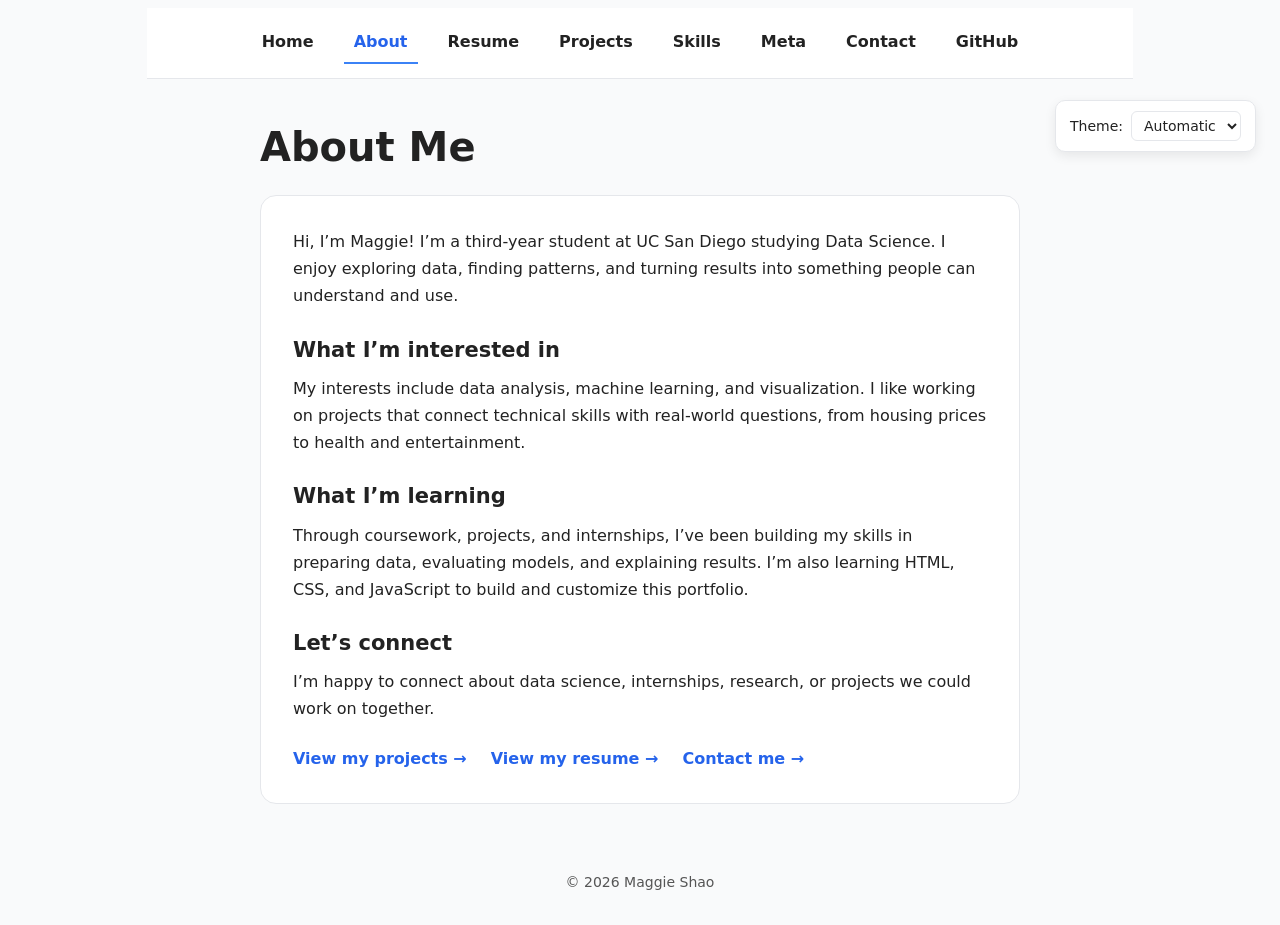
<file: about.html>
<!DOCTYPE html>
<html lang="en">
<head>
  <meta charset="UTF-8" />
  <meta name="viewport" content="width=device-width, initial-scale=1.0" />

  <title>About | Maggie Shao</title>

  <link rel="stylesheet" href="style.css" />

  <style>
    /* ===== ABOUT PAGE ===== */

    .about-page {
      color: var(--color-text);
      background: var(--color-page);
    }

    .about-page main {
      max-width: 800px;
      margin: 0 auto;
      padding: 44px 20px;
    }

    .about-page h1 {
      margin: 0 0 24px;
      font-size: clamp(30px, 5vw, 40px);
    }

    .about-page .about-card {
      padding: 32px;
      background: var(--color-surface);
      border: 1px solid var(--color-border);
      border-radius: 16px;
    }

    .about-page h2 {
      margin: 28px 0 12px;
      font-size: 21px;
    }

    .about-page p {
      margin: 0 0 16px;
      line-height: 1.7;
    }

    .about-page .page-links {
      display: flex;
      flex-wrap: wrap;
      gap: 12px 24px;
      margin-top: 24px;
    }

    .about-page .page-links a {
      color: var(--color-accent-dark);
      font-weight: 600;
      text-decoration: none;
    }

    .about-page .page-links a:hover {
      text-decoration: underline;
    }

    .about-page a:focus-visible {
      outline: 2px solid var(--color-accent);
      outline-offset: 4px;
    }

    .about-page footer {
      padding: 24px 20px;
      text-align: center;
      color: var(--color-muted);
      font-size: 14px;
    }

    @media (max-width: 600px) {
      .about-page main {
        padding: 28px 16px;
      }

      .about-page .about-card {
        padding: 22px;
      }
    }
  </style>
</head>

<body class="about-page">

  <!-- Navigation and theme switcher generated by global.js -->

  <main>
    <h1>About Me</h1>

    <div class="about-card">
      <p>
        Hi, I’m Maggie! I’m a third-year student at UC San Diego
        studying Data Science. I enjoy exploring data, finding
        patterns, and turning results into something people
        can understand and use.
      </p>

      <h2>What I’m interested in</h2>
      <p>
        My interests include data analysis, machine learning,
        and visualization. I like working on projects that
        connect technical skills with real-world questions,
        from housing prices to health and entertainment.
      </p>

      <h2>What I’m learning</h2>
      <p>
        Through coursework, projects, and internships, I’ve
        been building my skills in preparing data, evaluating
        models, and explaining results. I’m also learning
        HTML, CSS, and JavaScript to build and customize
        this portfolio.
      </p>

      <h2>Let’s connect</h2>
      <p>
        I’m happy to connect about data science, internships,
        research, or projects we could work on together.
      </p>

      <div class="page-links">
        <a href="projects.html">View my projects →</a>
        <a href="resume.html">View my resume →</a>
        <a href="contact.html">Contact me →</a>
      </div>
    </div>
  </main>

  <footer>
    © 2026 Maggie Shao
  </footer>

  <!-- ===== LAB 3: GLOBAL JAVASCRIPT ===== -->
  <script type="module" src="global.js"></script>

</body>
</html>
</file>
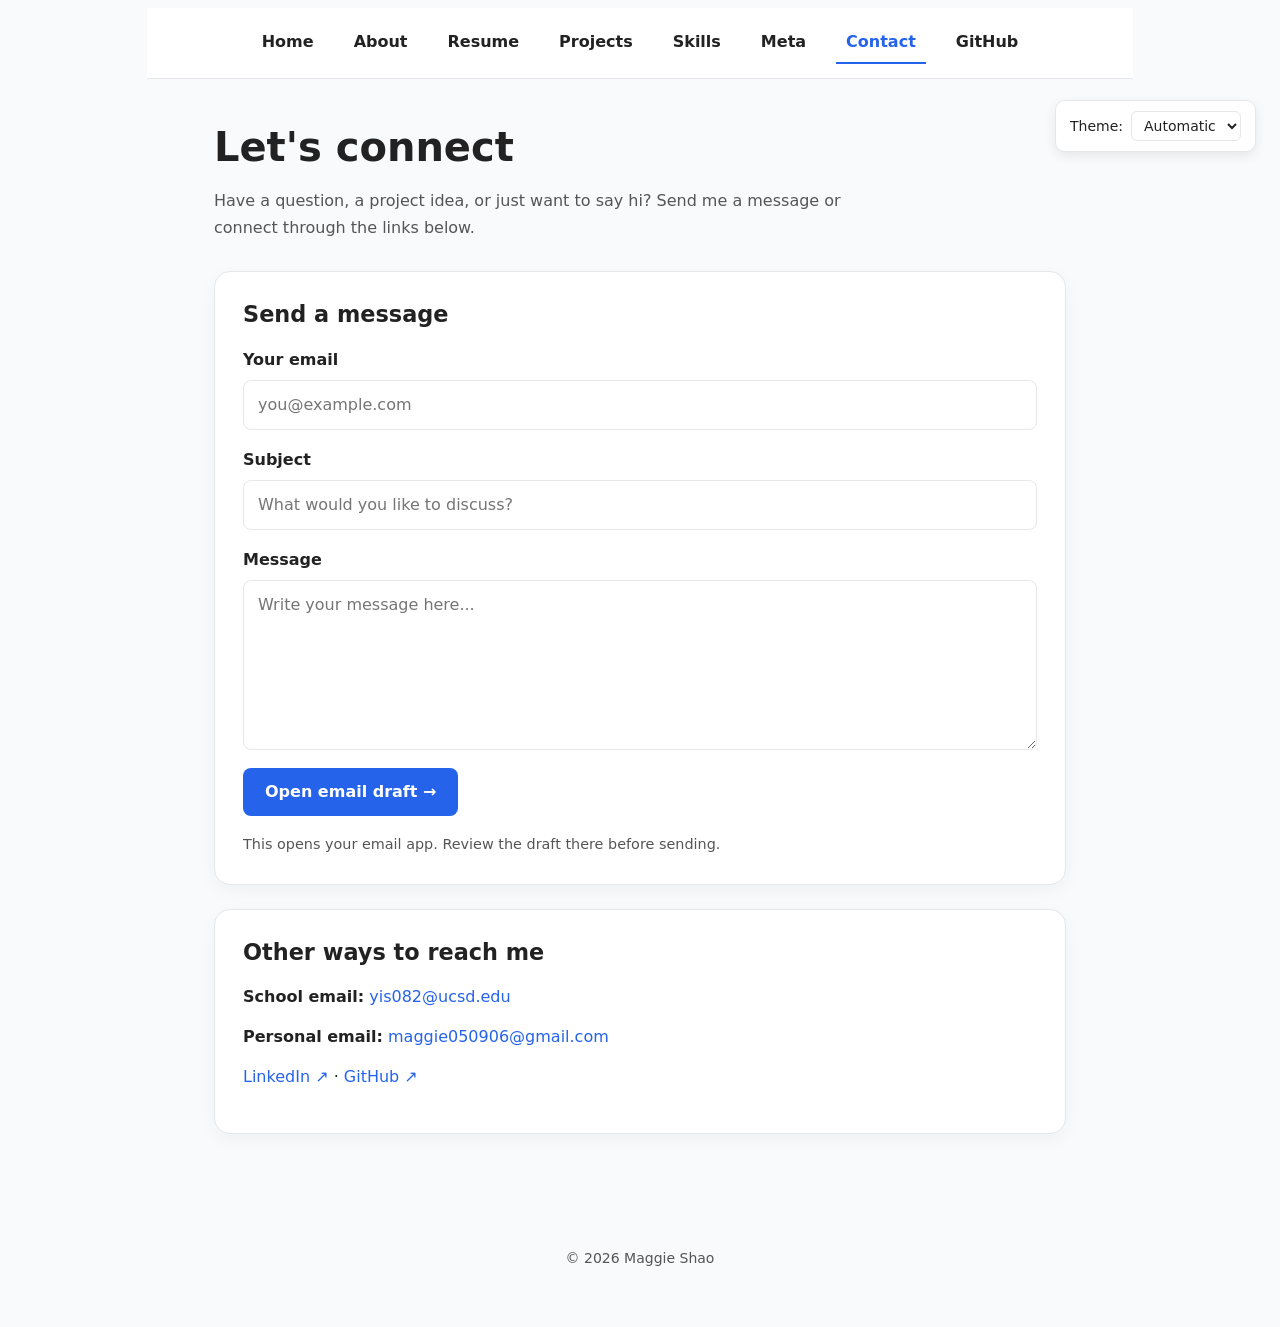
<file: contact.html>
<!DOCTYPE html>
<html lang="en">
<head>
  <meta charset="UTF-8" />
  <meta name="viewport"
        content="width=device-width, initial-scale=1.0" />

  <title>Contact | Maggie Shao</title>

  <link rel="stylesheet" href="style.css" />

  <style>
    /* ===== CONTACT PAGE ===== */

    .contact-page {
      --color-accent: #2563eb;

      font: 100%/1.5 system-ui, sans-serif;
      color: var(--color-text);
      background: var(--color-page);
    }

    /* ===== MAIN LAYOUT ===== */

    .contact-page main {
      max-width: 900px;
      margin-inline: auto;
      padding: 44px 24px;
    }

    .contact-page h1 {
      font-size: clamp(2rem, 5vw, 2.5rem);
      line-height: 1.2;
      text-wrap: balance;
      margin: 0 0 14px;
    }

    .contact-page h2 {
      font-size: 1.4rem;
      line-height: 1.3;
      text-wrap: balance;
      margin-top: 0;
      color: var(--color-text);
    }

    .contact-page section > p {
      max-width: 65ch;
      color: var(--color-muted);
      line-height: 1.7;
      margin-bottom: 30px;
    }

    /* ===== CONTACT BOXES ===== */

    .contact-page .contact-box {
      background: var(--color-surface);
      border: 1px solid var(--color-border);
      border-radius: 16px;
      padding: 28px;
      margin-bottom: 24px;

      box-shadow: 0 6px 20px
        rgba(0, 0, 0, 0.04);
    }

    /* ===== FORM GRID ===== */

    .contact-page form {
      display: grid;
      grid-template-columns: minmax(0, 1fr);
      gap: 18px;
    }

    /* ===== LABEL SUBGRID ===== */

    .contact-page form label {
      display: grid;
      grid-template-columns: subgrid;
      grid-column: 1 / -1;
      gap: 8px;
      font-weight: 600;
      color: var(--color-text);
    }

    /* ===== FORM INPUTS ===== */

    .contact-page input,
    .contact-page textarea {
      box-sizing: border-box;
      width: 100%;
      min-width: 0;

      padding: 12px 14px;

      font: inherit;
      font-weight: 400;

      color: var(--color-text);
      background: var(--color-surface);

      border: 1px solid var(--color-border);
      border-radius: 8px;
    }

    .contact-page textarea {
      resize: vertical;
      min-height: 140px;
    }

    .contact-page input:focus,
    .contact-page textarea:focus {
      outline: 2px solid var(--color-accent);
      outline-offset: 2px;
      border-color: var(--color-accent);
    }

    /* ===== SUBMIT BUTTON ===== */

    .contact-page button {
      justify-self: start;
      padding: 12px 22px;

      font: inherit;
      font-weight: 600;

      color: white;
      background: var(--color-accent);

      border: none;
      border-radius: 8px;

      cursor: pointer;

      transition:
        background 0.2s,
        transform 0.2s;
    }

    .contact-page button:hover {
      background: #1d4ed8;
      transform: translateY(-2px);
    }

    .contact-page button:focus-visible {
      outline: 2px solid var(--color-accent);
      outline-offset: 4px;
    }

    /* ===== FORM NOTE ===== */

    .contact-page .form-note {
      margin: 0;
      font-size: 0.9rem;
      color: var(--color-muted);
    }

    /* ===== CONTACT LINKS ===== */

    .contact-page .contact-box a {
      color: var(--color-accent-dark);
      text-decoration: none;
      overflow-wrap: anywhere;
    }

    .contact-page .contact-box a:hover {
      text-decoration: underline;
    }

    /* ===== FOOTER ===== */

    .contact-page footer {
      text-align: center;
      padding: 24px 20px 36px;
      color: var(--color-muted);
      font-size: 14px;
    }

    /* ===== RESPONSIVE ===== */

    @media (max-width: 600px) {
      .contact-page main {
        padding: 30px 16px;
      }

      .contact-page .contact-box {
        padding: 20px;
      }

      .contact-page button {
        width: 100%;
        justify-self: stretch;
      }
    }

  </style>
</head>

<body class="contact-page">

  <!-- Navigation and theme switcher generated by global.js -->

  <!-- ===== MAIN CONTENT ===== -->

  <main>

    <section>

      <h1>Let's connect</h1>

      <p>
        Have a question, a project idea, or just want
        to say hi? Send me a message or connect
        through the links below.
      </p>

      <!-- ===== CONTACT FORM ===== -->

      <div class="contact-box">

        <h2>Send a message</h2>

        <form
          action="mailto:yis082@ucsd.edu"
          method="POST"
          enctype="text/plain"
        >

          <label>
            Your email

            <input
              type="email"
              name="email"
              placeholder="you@example.com"
              autocomplete="email"
              required
            />
          </label>

          <label>
            Subject

            <input
              type="text"
              name="subject"
              placeholder="What would you like to discuss?"
              required
            />
          </label>

          <label>
            Message

            <textarea
              name="body"
              rows="6"
              placeholder="Write your message here..."
              required
            ></textarea>
          </label>

          <button type="submit">
            Open email draft →
          </button>

          <p class="form-note">
            This opens your email app.
            Review the draft there before sending.
          </p>

        </form>

      </div>

      <!-- ===== OTHER CONTACT METHODS ===== -->

      <div class="contact-box">

        <h2>Other ways to reach me</h2>

        <p>
          <strong>School email:</strong>

          <a href="mailto:yis082@ucsd.edu">
            yis082@ucsd.edu
          </a>
        </p>

        <p>
          <strong>Personal email:</strong>

          <a href="mailto:maggie050906@gmail.com">
            maggie050906@gmail.com
          </a>
        </p>

        <p>
          <a
            href="https://www.linkedin.com/in/maggie--shao"
            target="_blank"
            rel="noopener noreferrer"
          >
            LinkedIn ↗
          </a>

          ·

          <a
            href="https://github.com/MaggieShao596"
            target="_blank"
            rel="noopener noreferrer"
          >
            GitHub ↗
          </a>
        </p>

      </div>

    </section>

  </main>

  <!-- ===== FOOTER ===== -->

  <footer>
    <p>© 2026 Maggie Shao</p>
  </footer>

  <!-- ===== LAB 3: GLOBAL JAVASCRIPT ===== -->

  <script type="module" src="global.js"></script>

</body>
</html>
</file>
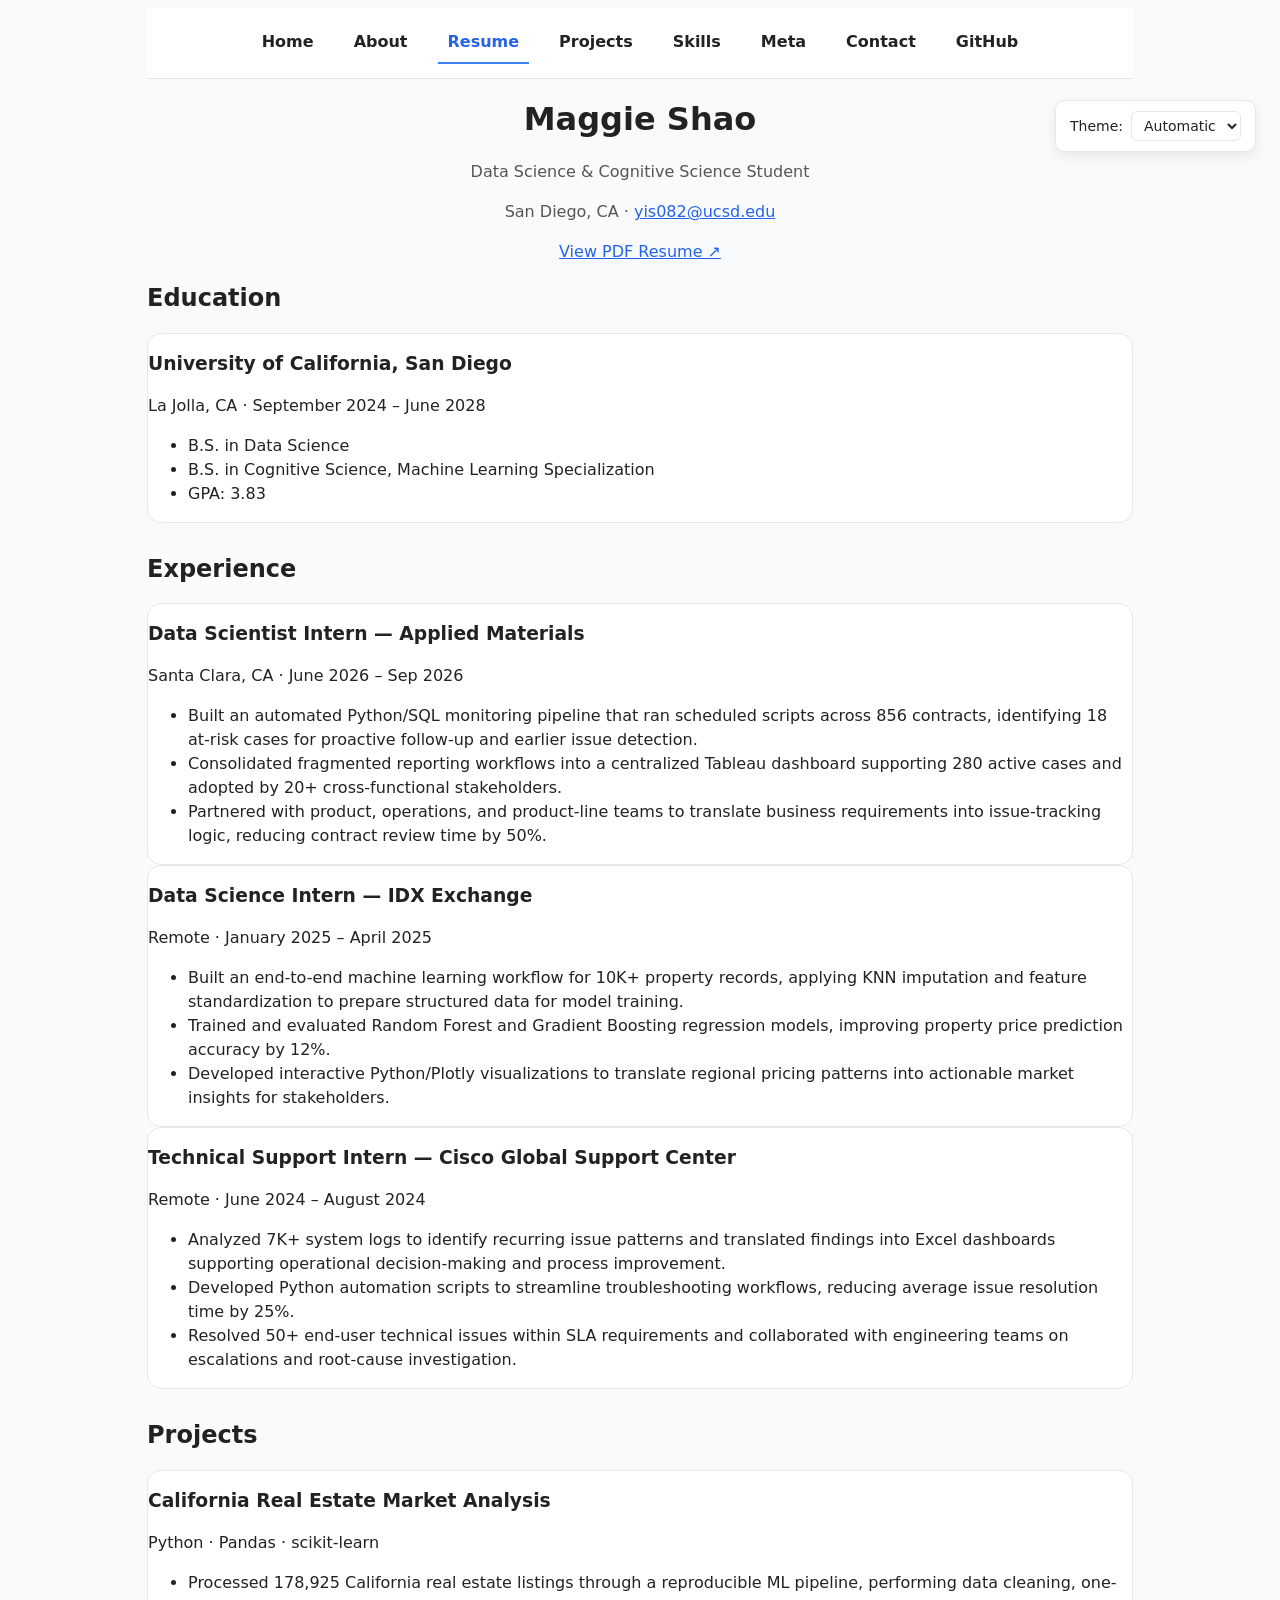
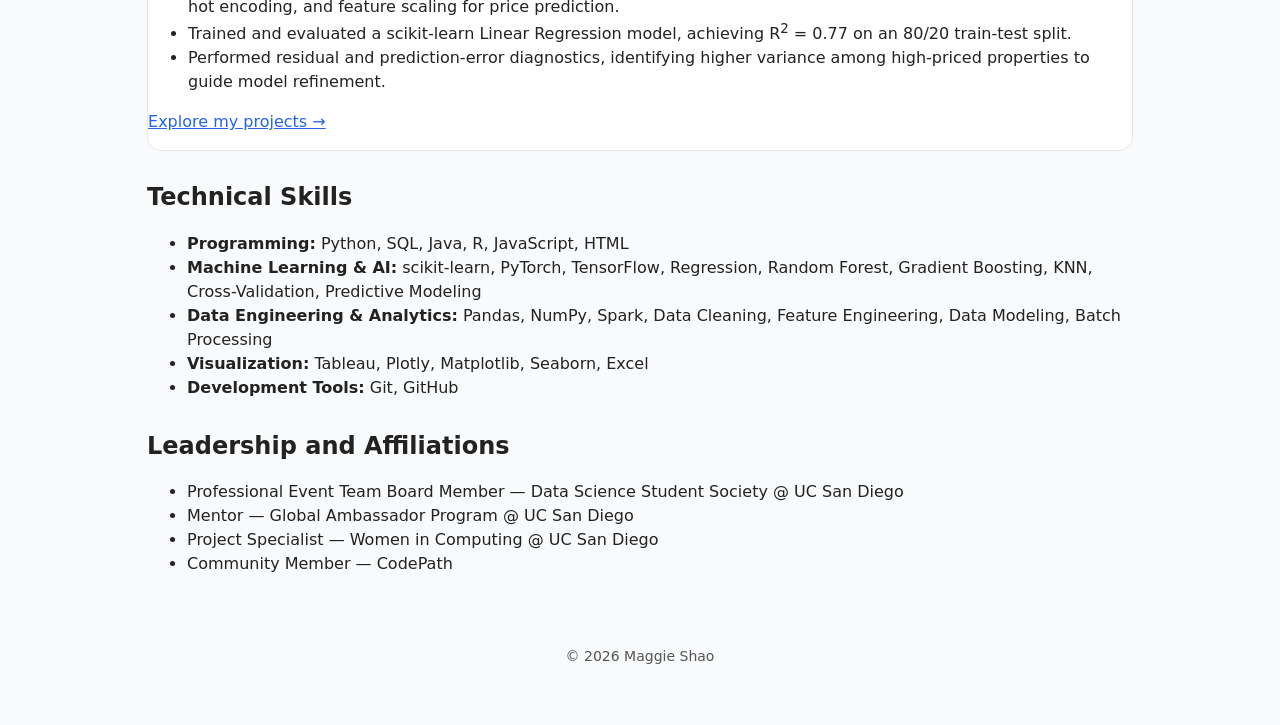
<file: resume.html>
<!DOCTYPE html>
<html lang="en">
<head>
  <meta charset="UTF-8" />
  <meta name="viewport" content="width=device-width, initial-scale=1.0" />

  <title>Resume | Maggie Shao</title>

  <link rel="stylesheet" href="style.css" />
</head>

<body class="resume-page">

  <!-- Navigation and theme switcher generated by global.js -->

  <main>

    <!-- ===== RESUME HEADER ===== -->
    <header class="header">
      <h1>Maggie Shao</h1>
      <p>Data Science &amp; Cognitive Science Student</p>

      <p>
        San Diego, CA ·
        <a href="mailto:yis082@ucsd.edu">yis082@ucsd.edu</a>
      </p>

      <p>
        <a
          href="Maggie_Shao_Resume.pdf"
          target="_blank"
          rel="noopener noreferrer"
        >
          View PDF Resume ↗
        </a>
      </p>
    </header>

    <!-- ===== EDUCATION ===== -->
    <section aria-labelledby="education-heading">
      <h2 id="education-heading">Education</h2>

      <article>
        <h3>University of California, San Diego</h3>

        <p>
          La Jolla, CA ·
          <time datetime="2024-09">September 2024</time> –
          <time datetime="2028-06">June 2028</time>
        </p>

        <ul>
          <li>B.S. in Data Science</li>
          <li>
            B.S. in Cognitive Science,
            Machine Learning Specialization
          </li>
          <li>GPA: 3.83</li>
        </ul>
      </article>
    </section>

    <!-- ===== EXPERIENCE ===== -->
    <section aria-labelledby="experience-heading">
      <h2 id="experience-heading">Experience</h2>

      <article>
        <h3>Data Scientist Intern — Applied Materials</h3>

        <p>
          Santa Clara, CA ·
          <time datetime="2026-06">June 2026</time> –
          <time datetime="2026-09">Sep 2026</time>
        </p>

        <ul>
          <li>
            Built an automated Python/SQL monitoring pipeline
            that ran scheduled scripts across 856 contracts,
            identifying 18 at-risk cases for proactive follow-up
            and earlier issue detection.
          </li>

          <li>
            Consolidated fragmented reporting workflows into
            a centralized Tableau dashboard supporting 280
            active cases and adopted by 20+ cross-functional
            stakeholders.
          </li>

          <li>
            Partnered with product, operations, and product-line
            teams to translate business requirements into
            issue-tracking logic, reducing contract review
            time by 50%.
          </li>
        </ul>
      </article>

      <article>
        <h3>Data Science Intern — IDX Exchange</h3>

        <p>
          Remote ·
          <time datetime="2025-01">January 2025</time> –
          <time datetime="2025-04">April 2025</time>
        </p>

        <ul>
          <li>
            Built an end-to-end machine learning workflow for
            10K+ property records, applying KNN imputation and
            feature standardization to prepare structured data
            for model training.
          </li>

          <li>
            Trained and evaluated Random Forest and Gradient
            Boosting regression models, improving property
            price prediction accuracy by 12%.
          </li>

          <li>
            Developed interactive Python/Plotly visualizations
            to translate regional pricing patterns into
            actionable market insights for stakeholders.
          </li>
        </ul>
      </article>

      <article>
        <h3>Technical Support Intern — Cisco Global Support Center</h3>

        <p>
          Remote ·
          <time datetime="2024-06">June 2024</time> –
          <time datetime="2024-08">August 2024</time>
        </p>

        <ul>
          <li>
            Analyzed 7K+ system logs to identify recurring
            issue patterns and translated findings into Excel
            dashboards supporting operational decision-making
            and process improvement.
          </li>

          <li>
            Developed Python automation scripts to streamline
            troubleshooting workflows, reducing average issue
            resolution time by 25%.
          </li>

          <li>
            Resolved 50+ end-user technical issues within SLA
            requirements and collaborated with engineering
            teams on escalations and root-cause investigation.
          </li>
        </ul>
      </article>
    </section>

    <!-- ===== PROJECTS ===== -->
    <section aria-labelledby="projects-heading">
      <h2 id="projects-heading">Projects</h2>

      <article>
        <h3>California Real Estate Market Analysis</h3>

        <p>Python · Pandas · scikit-learn</p>

        <ul>
          <li>
            Processed 178,925 California real estate listings
            through a reproducible ML pipeline, performing
            data cleaning, one-hot encoding, and feature
            scaling for price prediction.
          </li>

          <li>
            Trained and evaluated a scikit-learn Linear
            Regression model, achieving R<sup>2</sup> = 0.77
            on an 80/20 train-test split.
          </li>

          <li>
            Performed residual and prediction-error diagnostics,
            identifying higher variance among high-priced
            properties to guide model refinement.
          </li>
        </ul>

        <p>
          <a href="projects.html">Explore my projects →</a>
        </p>
      </article>
    </section>

    <!-- ===== TECHNICAL SKILLS ===== -->
    <section aria-labelledby="skills-heading">
      <h2 id="skills-heading">Technical Skills</h2>

      <ul>
        <li>
          <strong>Programming:</strong>
          Python, SQL, Java, R, JavaScript, HTML
        </li>

        <li>
          <strong>Machine Learning &amp; AI:</strong>
          scikit-learn, PyTorch, TensorFlow, Regression,
          Random Forest, Gradient Boosting, KNN,
          Cross-Validation, Predictive Modeling
        </li>

        <li>
          <strong>Data Engineering &amp; Analytics:</strong>
          Pandas, NumPy, Spark, Data Cleaning,
          Feature Engineering, Data Modeling, Batch Processing
        </li>

        <li>
          <strong>Visualization:</strong>
          Tableau, Plotly, Matplotlib, Seaborn, Excel
        </li>

        <li>
          <strong>Development Tools:</strong>
          Git, GitHub
        </li>
      </ul>
    </section>

    <!-- ===== LEADERSHIP ===== -->
    <section aria-labelledby="leadership-heading">
      <h2 id="leadership-heading">Leadership and Affiliations</h2>

      <ul>
        <li>
          Professional Event Team Board Member —
          Data Science Student Society @ UC San Diego
        </li>

        <li>
          Mentor — Global Ambassador Program @ UC San Diego
        </li>

        <li>
          Project Specialist — Women in Computing @ UC San Diego
        </li>

        <li>Community Member — CodePath</li>
      </ul>
    </section>

  </main>

  <!-- ===== FOOTER ===== -->
  <footer>
    <p>© 2026 Maggie Shao</p>
  </footer>

  <!-- ===== LAB 3: GLOBAL JAVASCRIPT ===== -->
  <script type="module" src="global.js"></script>

</body>
</html>
</file>
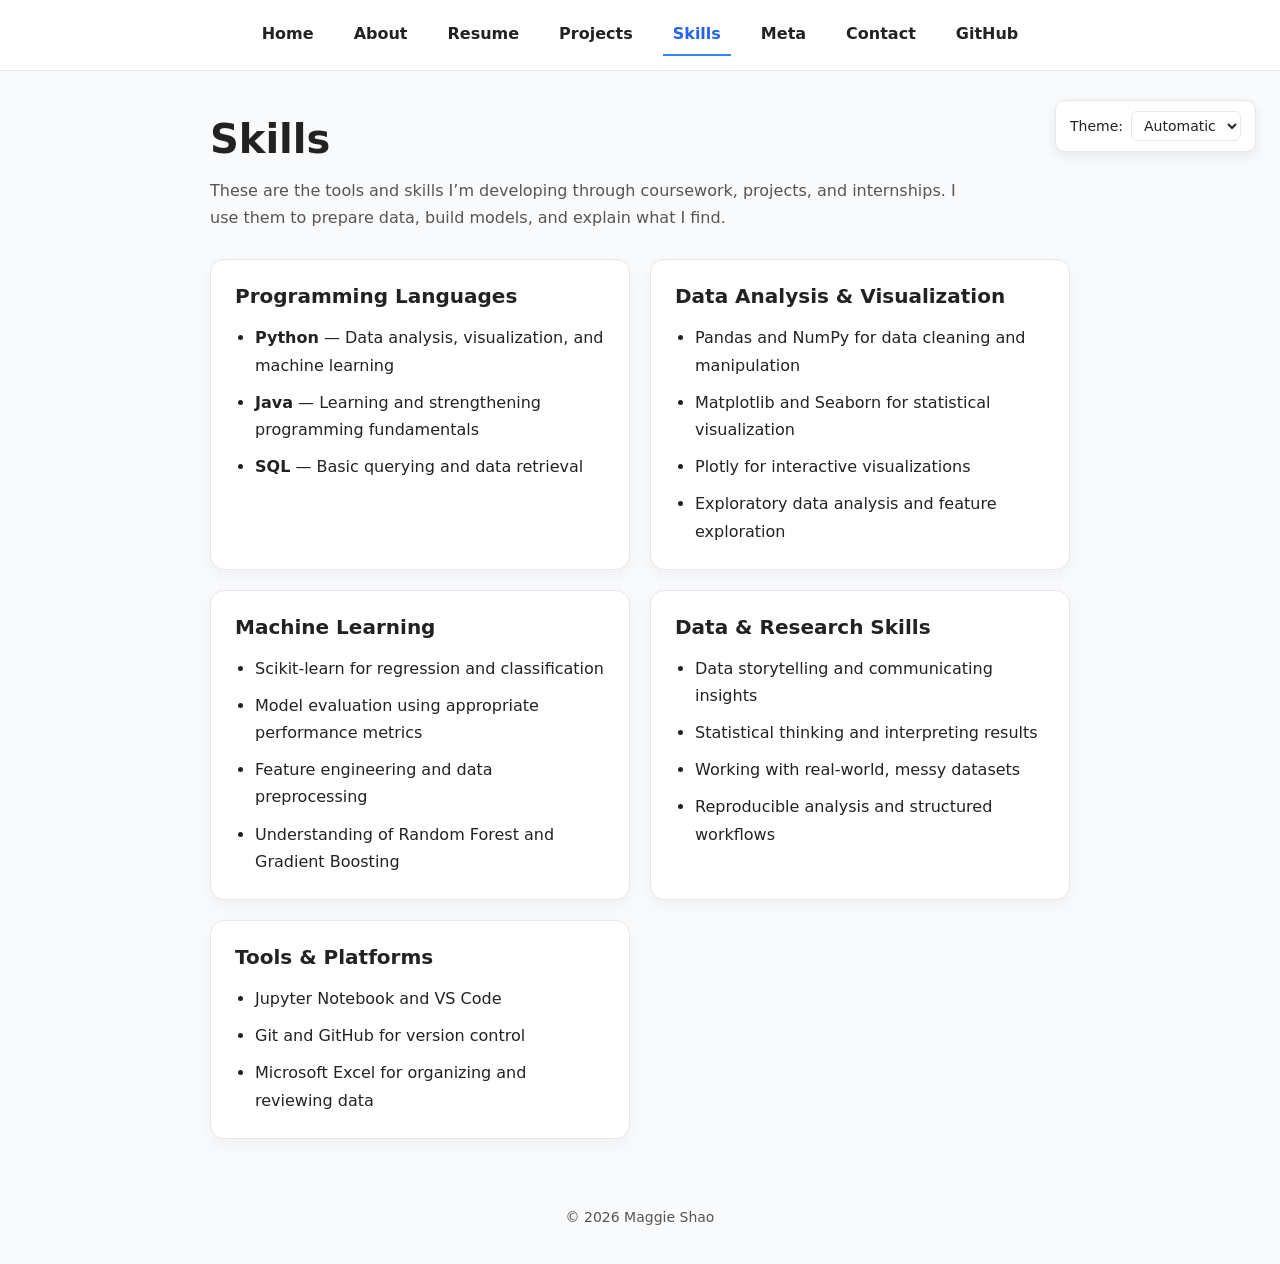
<file: skills.html>
<!DOCTYPE html>
<html lang="en">
<head>
  <meta charset="UTF-8" />
  <meta name="viewport" content="width=device-width, initial-scale=1.0" />

  <title>Skills | Maggie Shao</title>

  <link rel="stylesheet" href="style.css" />

  <style>
    /* ===== SKILLS PAGE ===== */

    .skills-page {
      margin: 0;
      padding: 0;
      font: 100%/1.5 system-ui;
      color: var(--color-text);
      background: var(--color-page);
    }

    /* ===== MAIN CONTENT ===== */

    .skills-page main {
      max-width: 900px;
      margin: 0 auto;
      padding: 44px 20px;
    }

    .skills-page h1 {
      margin: 0 0 14px;
      font-size: clamp(30px, 5vw, 40px);
    }

    .skills-page .intro {
      max-width: 760px;
      margin: 0;
      color: var(--color-muted);
      line-height: 1.7;
    }

    /* ===== SKILLS GRID ===== */

    .skills-page .skills-grid {
      display: grid;
      grid-template-columns: repeat(
        auto-fit,
        minmax(min(100%, 300px), 1fr)
      );
      gap: 20px;
      margin-top: 28px;
    }

    /* ===== SKILLS CARDS ===== */

    .skills-page .skills-category {
      min-width: 0;
      padding: 24px;
      background: var(--color-surface);
      border: 1px solid var(--color-border);
      border-radius: 14px;
      box-shadow: 0 6px 18px rgba(0, 0, 0, 0.04);
    }

    /* ===== HEADINGS ===== */

    .skills-page h2 {
      margin: 0 0 16px;
      font-size: 20px;
      color: var(--color-text);
    }

    /* ===== LISTS ===== */

    .skills-page ul {
      margin: 0;
      padding-left: 20px;
    }

    .skills-page li {
      margin-bottom: 10px;
      line-height: 1.7;
    }

    .skills-page li:last-child {
      margin-bottom: 0;
    }

    /* ===== ACCESSIBILITY ===== */

    .skills-page a:focus-visible {
      outline: 2px solid var(--color-accent);
      outline-offset: 4px;
    }

    /* ===== FOOTER ===== */

    .skills-page footer {
      padding: 24px 20px 36px;
      text-align: center;
      color: var(--color-muted);
      font-size: 14px;
    }

    /* ===== RESPONSIVE DESIGN ===== */

    @media (max-width: 600px) {
      .skills-page main {
        padding: 28px 16px;
      }

      .skills-page .skills-category {
        padding: 20px;
      }
    }
  </style>
</head>

<body class="skills-page">

  <!-- Navigation and theme switcher generated by global.js -->

  <!-- ===== MAIN CONTENT ===== -->

  <main>
    <h1>Skills</h1>

    <p class="intro">
      These are the tools and skills I’m developing through
      coursework, projects, and internships. I use them to
      prepare data, build models, and explain what I find.
    </p>

    <div class="skills-grid">

      <!-- ===== PROGRAMMING LANGUAGES ===== -->

      <article class="skills-category">
        <h2>Programming Languages</h2>

        <ul>
          <li>
            <strong>Python</strong> —
            Data analysis, visualization, and machine learning
          </li>

          <li>
            <strong>Java</strong> —
            Learning and strengthening programming fundamentals
          </li>

          <li>
            <strong>SQL</strong> —
            Basic querying and data retrieval
          </li>
        </ul>
      </article>

      <!-- ===== DATA ANALYSIS ===== -->

      <article class="skills-category">
        <h2>Data Analysis &amp; Visualization</h2>

        <ul>
          <li>
            Pandas and NumPy for data cleaning and manipulation
          </li>

          <li>
            Matplotlib and Seaborn for statistical visualization
          </li>

          <li>
            Plotly for interactive visualizations
          </li>

          <li>
            Exploratory data analysis and feature exploration
          </li>
        </ul>
      </article>

      <!-- ===== MACHINE LEARNING ===== -->

      <article class="skills-category">
        <h2>Machine Learning</h2>

        <ul>
          <li>
            Scikit-learn for regression and classification
          </li>

          <li>
            Model evaluation using appropriate performance metrics
          </li>

          <li>
            Feature engineering and data preprocessing
          </li>

          <li>
            Understanding of Random Forest and Gradient Boosting
          </li>
        </ul>
      </article>

      <!-- ===== DATA AND RESEARCH ===== -->

      <article class="skills-category">
        <h2>Data &amp; Research Skills</h2>

        <ul>
          <li>
            Data storytelling and communicating insights
          </li>

          <li>
            Statistical thinking and interpreting results
          </li>

          <li>
            Working with real-world, messy datasets
          </li>

          <li>
            Reproducible analysis and structured workflows
          </li>
        </ul>
      </article>

      <!-- ===== TOOLS AND PLATFORMS ===== -->

      <article class="skills-category">
        <h2>Tools &amp; Platforms</h2>

        <ul>
          <li>
            Jupyter Notebook and VS Code
          </li>

          <li>
            Git and GitHub for version control
          </li>

          <li>
            Microsoft Excel for organizing and reviewing data
          </li>
        </ul>
      </article>

    </div>
  </main>

  <!-- ===== FOOTER ===== -->

  <footer>
    © 2026 Maggie Shao
  </footer>

  <!-- ===== LAB 3: GLOBAL JAVASCRIPT ===== -->

  <script type="module" src="global.js"></script>

</body>
</html>
</file>
<file: style.css>
/* =========================================
   GLOBAL THEME & COLORS
========================================= */

:root {
  color-scheme: light dark;

  --color-accent: #3b82f6;
  --color-accent-dark: light-dark(#2563eb, #93c5fd);

  --color-text: light-dark(#222222, #e5e7eb);
  --color-muted: light-dark(#555555, #9ca3af);
  --color-border: light-dark(#e5e7eb, #374151);
  --color-surface: light-dark(#ffffff, #1f2937);
  --color-page: light-dark(#f9fafb, #111827);

  accent-color: var(--color-accent);
}

/* =========================================
   GLOBAL RESET
========================================= */

* {
  box-sizing: border-box;
}

html {
  scroll-behavior: smooth;
}

body {
  max-width: 100ch;
  margin-inline: auto;
  padding-inline: 1em;

  font: 100%/1.5 system-ui, -apple-system,
        BlinkMacSystemFont, "Segoe UI",
        sans-serif;

  color: var(--color-text);
  background: var(--color-page);

  min-height: 100vh;
}

img {
  max-width: 100%;
  height: auto;
}

h1,
h2,
h3 {
  line-height: 1.2;
  text-wrap: balance;
  color: var(--color-text);
}

p,
li {
  color: inherit;
}

a {
  color: var(--color-accent-dark);
}

a:hover {
  text-decoration-thickness: 2px;
}

a:focus-visible,
button:focus-visible,
select:focus-visible {
  outline: 2px solid var(--color-accent);
  outline-offset: 3px;
}

/* =========================================
   GLOBAL NAVIGATION
========================================= */

.nav {
  position: sticky;
  top: 0;
  z-index: 1000;

  display: flex;
  flex-wrap: wrap;
  justify-content: center;
  align-items: center;

  gap: 10px 20px;
  padding: 14px 16px;

  background: var(--color-surface);
  border-bottom: 1px solid var(--color-border);
}

.nav a {
  display: inline-block;

  margin: 0;
  padding: 8px 10px;

  color: var(--color-text);
  font-weight: 600;
  text-decoration: none;

  border-bottom: 2px solid transparent;

  transition:
    color 0.2s ease,
    border-color 0.2s ease;
}

.nav a:hover,
.nav a[aria-current="page"],
.nav a.current {
  color: var(--color-accent-dark);
  border-bottom-color: var(--color-accent);
}

/* =========================================
   THEME SWITCHER
========================================= */

label.color-scheme {
  position: fixed;
  top: 100px;
  right: 24px;
  z-index: 2000;

  display: flex;
  align-items: center;
  gap: 8px;

  padding: 10px 14px;

  background: var(--color-surface);
  color: var(--color-text);

  border: 1px solid var(--color-border);
  border-radius: 10px;

  font-family: inherit;
  font-size: 14px;
  font-weight: 500;

  box-shadow: 0 4px 12px rgba(0, 0, 0, 0.08);
}

label.color-scheme select {
  padding: 5px 8px;

  font: inherit;

  color: var(--color-text);
  background: var(--color-surface);

  border: 1px solid var(--color-border);
  border-radius: 6px;

  cursor: pointer;
}

/* =========================================
   GENERAL LAYOUT
========================================= */

main {
  width: 100%;
}

section {
  margin-bottom: 32px;
}

article {
  color: var(--color-text);
}

footer {
  padding: 24px 20px 36px;
  text-align: center;
  color: var(--color-muted);
  font-size: 14px;
}

/* =========================================
   HOME PAGE
========================================= */

.home-page {
  color: var(--color-text);
  background: var(--color-page);
}

.home-page main {
  max-width: 1000px;
  margin-inline: auto;
}

.home-page h1 {
  color: var(--color-text);
}

.home-page p {
  line-height: 1.7;
}

.home-page .intro,
.home-page .subtitle {
  color: var(--color-muted);
}

.home-page .hero,
.home-page .home-card {
  color: var(--color-text);
}

.home-page .home-card {
  background: var(--color-surface);
  border: 1px solid var(--color-border);
  border-radius: 14px;
  padding: 24px;
}

/* =========================================
   ABOUT PAGE
========================================= */

.about-page {
  color: var(--color-text);
  background: var(--color-page);
}

.about-page main {
  max-width: 950px;
  margin-inline: auto;
}

.about-page .about-card,
.about-page .card {
  background: var(--color-surface);
  color: var(--color-text);

  border: 1px solid var(--color-border);
  border-radius: 16px;
}

.about-page p {
  line-height: 1.7;
}

.about-page .muted,
.about-page .subtitle {
  color: var(--color-muted);
}

/* =========================================
   RESUME PAGE
========================================= */

.resume-page {
  color: var(--color-text);
  background: var(--color-page);
}

.resume-page main {
  max-width: 1100px;
  margin-inline: auto;
}

.resume-page header {
  text-align: center;
}

.resume-page header h1 {
  color: var(--color-text);
}

.resume-page header p {
  color: var(--color-muted);
}

.resume-page article,
.resume-page .resume-card {
  background: var(--color-surface);
  color: var(--color-text);

  border: 1px solid var(--color-border);
  border-radius: 14px;
}

.resume-page section h2 {
  color: var(--color-text);
  border-bottom-color: var(--color-accent);
}

.resume-page h3 {
  color: var(--color-text);
}

.resume-page .date,
.resume-page .location,
.resume-page .subtitle,
.resume-page .meta {
  color: var(--color-muted);
}

/* =========================================
   PROJECTS PAGE
========================================= */

.projects-page {
  max-width: none;
  margin: 0;
  padding: 0;

  color: var(--color-text);
  background: var(--color-page);
}

.projects-page main {
  max-width: 1100px;
  margin-inline: auto;
  padding: 44px 24px;
}

.projects-page .intro {
  color: var(--color-muted);
}

.projects-page .projects-grid {
  display: grid;
  grid-template-columns:
    repeat(auto-fill, minmax(min(100%, 15em), 1fr));

  gap: 24px;
  margin-top: 32px;
}

.projects-page .project-card {
  display: grid;
  grid-template-rows: subgrid;
  grid-row: span 11;

  min-width: 0;
  padding: 24px;

  background: var(--color-surface);
  color: var(--color-text);

  border: 1px solid var(--color-border);
  border-radius: 16px;

  box-shadow: 0 6px 20px rgba(0, 0, 0, 0.04);
}

.projects-page .project-card h2,
.projects-page .project-card h3 {
  color: var(--color-text);
}

.projects-page .project-card img {
  display: block;
  width: 100%;
  aspect-ratio: 16 / 9;
  object-fit: cover;
  border-radius: 10px;
}

.projects-page .tools {
  color: var(--color-muted);
  border-top: 1px solid var(--color-border);
}

.projects-page .project-link {
  color: var(--color-accent-dark);
  font-weight: 600;
}

/* =========================================
   SKILLS PAGE
========================================= */

.skills-page {
  max-width: none;
  margin: 0;
  padding: 0;

  color: var(--color-text);
  background: var(--color-page);
}

.skills-page main {
  max-width: 900px;
  margin-inline: auto;
  padding: 44px 20px;
}

.skills-page .intro {
  color: var(--color-muted);
}

.skills-page .skills-grid {
  display: grid;
  grid-template-columns:
    repeat(auto-fit, minmax(min(100%, 300px), 1fr));

  gap: 20px;
  margin-top: 28px;
}

.skills-page .skills-category {
  min-width: 0;
  padding: 24px;

  background: var(--color-surface);
  color: var(--color-text);

  border: 1px solid var(--color-border);
  border-radius: 14px;

  box-shadow: 0 6px 18px rgba(0, 0, 0, 0.04);
}

.skills-page h2 {
  color: var(--color-text);
}

/* =========================================
   CONTACT PAGE
========================================= */

.contact-page {
  color: var(--color-text);
  background: var(--color-page);
}

.contact-page main {
  max-width: 900px;
  margin-inline: auto;
  padding: 44px 24px;
}

.contact-page section > p {
  color: var(--color-muted);
}

.contact-page .contact-box {
  padding: 28px;
  margin-bottom: 24px;

  background: var(--color-surface);
  color: var(--color-text);

  border: 1px solid var(--color-border);
  border-radius: 16px;

  box-shadow: 0 6px 20px rgba(0, 0, 0, 0.04);
}

.contact-page form {
  display: grid;
  grid-template-columns: minmax(0, 1fr);
  gap: 18px;
}

.contact-page form label {
  display: grid;
  grid-template-columns: subgrid;
  grid-column: 1 / -1;
  gap: 8px;

  color: var(--color-text);
  font-weight: 600;
}

.contact-page input,
.contact-page textarea {
  box-sizing: border-box;
  width: 100%;
  min-width: 0;

  padding: 12px 14px;

  font: inherit;
  color: var(--color-text);
  background: var(--color-surface);

  border: 1px solid var(--color-border);
  border-radius: 8px;
}

.contact-page textarea {
  min-height: 140px;
  resize: vertical;
}

.contact-page input:focus,
.contact-page textarea:focus {
  outline: 2px solid var(--color-accent);
  outline-offset: 2px;
}

.contact-page button {
  justify-self: start;
  padding: 12px 22px;

  font: inherit;
  font-weight: 600;

  color: #ffffff;
  background: #2563eb;

  border: none;
  border-radius: 8px;

  cursor: pointer;
  transition:
    background 0.2s ease,
    transform 0.2s ease;
}

.contact-page button:hover {
  background: #1d4ed8;
  transform: translateY(-2px);
}

.contact-page .form-note {
  color: var(--color-muted);
  font-size: 0.9rem;
}

.contact-page .contact-box a {
  color: var(--color-accent-dark);
  overflow-wrap: anywhere;
}

/* =========================================
   SOCIAL ICONS
========================================= */

.social-links {
  display: flex;
  align-items: center;
  gap: 16px;
  flex-wrap: wrap;
}

.social-links img {
  width: 28px;
  height: 28px;
  object-fit: contain;
}

/* =========================================
   DARK MODE ADJUSTMENTS
========================================= */

.is-dark .social-links img {
  filter: invert(1);
}

.is-dark .project-card,
.is-dark .skills-category,
.is-dark .contact-box,
.is-dark .about-card,
.is-dark .resume-card {
  box-shadow: 0 6px 20px rgba(0, 0, 0, 0.2);
}

/* =========================================
   RESPONSIVE DESIGN
========================================= */

@media (max-width: 768px) {
  .nav {
    gap: 6px 12px;
    padding: 12px;
  }

  .nav a {
    padding: 6px 8px;
    font-size: 14px;
  }

  .projects-page main,
  .skills-page main,
  .contact-page main {
    padding: 32px 18px;
  }
}

@media (max-width: 600px) {
  label.color-scheme {
    top: auto;
    bottom: 16px;
    right: 16px;
  }

  .projects-page main,
  .skills-page main,
  .contact-page main {
    padding: 28px 16px;
  }

  .projects-page .project-card,
  .skills-page .skills-category,
  .contact-page .contact-box {
    padding: 20px;
  }

  .contact-page button {
    width: 100%;
    justify-self: stretch;
  }

  h1 {
    font-size: clamp(28px, 6vw, 40px);
  }
}

@media (max-width: 400px) {
  .projects-page .projects-grid,
  .skills-page .skills-grid {
    grid-template-columns: minmax(0, 1fr);
  }
}

/* =========================================
   RESTORE ORIGINAL HOME PAGE DESIGN
========================================= */

.home-page main {
  max-width: 1000px;
  margin: 0 auto;
  padding: 60px 24px;
}

/* Center the home page hero */
.home-page .hero {
  display: flex;
  flex-direction: column;
  align-items: center;
  text-align: center;
  gap: 20px;
  margin-bottom: 60px;
}

/* Name */
.home-page .hero h1 {
  font-size: clamp(32px, 5vw, 48px);
  font-weight: 700;
  margin: 0;
  text-align: center;
}

/* Subtitle */
.home-page .hero p {
  font-size: 18px;
  color: var(--color-muted);
  margin: 0;
  text-align: center;
}

/* Profile picture */
.home-page .hero img,
.home-page .profile-image,
.home-page .profile-photo,
.home-page .profile-pic {
  width: 180px;
  height: 180px;
  max-width: 180px;
  border-radius: 50%;
  object-fit: cover;
  display: block;
  margin: 20px auto;
}

/* Social links */
.home-page .social-links {
  display: flex;
  justify-content: center;
  align-items: center;
  gap: 20px;
  margin: 20px auto;
}

.home-page .social-links img {
  width: 32px;
  height: 32px;
  max-width: 32px;
  object-fit: contain;
  border-radius: 0;
  margin: 0;
}

/* About section */
.home-page section {
  margin-top: 40px;
}

/* Mobile */
@media (max-width: 600px) {
  .home-page main {
    padding: 40px 16px;
  }

  .home-page .hero img,
  .home-page .profile-image,
  .home-page .profile-photo,
  .home-page .profile-pic {
    width: 150px;
    height: 150px;
    max-width: 150px;
  }
}


/* Lab 5: Project year */

.project-details {
  display: block;
}

.project-year {
  color: gray;
  font-family: Baskerville, serif;
  font-variant-numeric: oldstyle-nums;
  font-size: 0.9em;
  margin-top: 0.3em;
}
</file>
